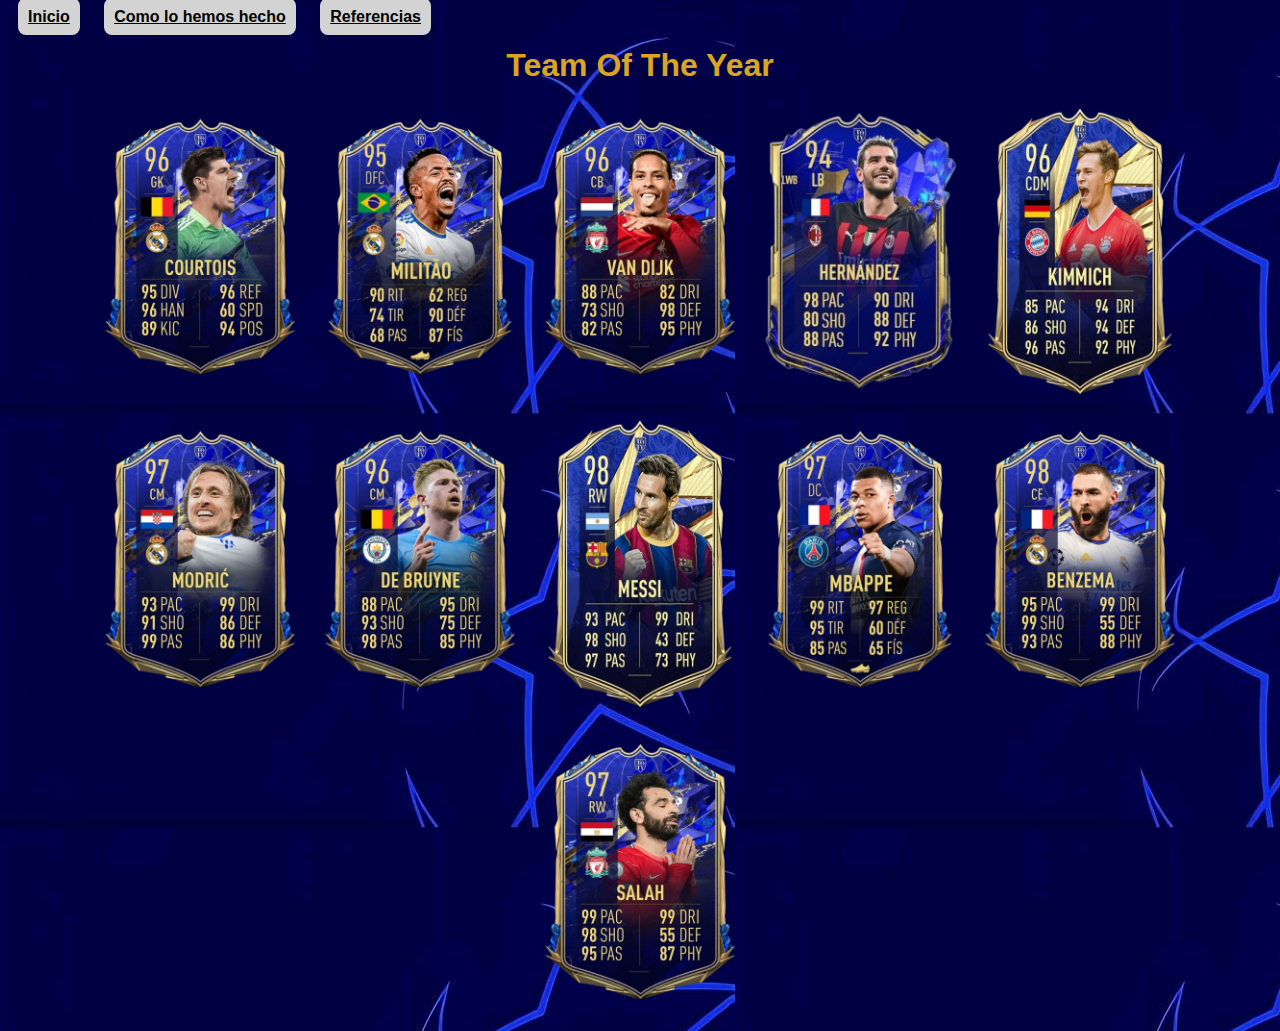
<file: index.html>
<!DOCTYPE html>
<html lang="es">
<head>
    <meta charset="UTF-8">
    <meta name="viewport" content="width=device-width, initial-scale=1.0">
    <title>Galeria Héctor Monreal</title>
    <link rel="stylesheet" href="style.css">
</head>
<body>
    <a href="index.html" class="menu"> Inicio</a>
    <a href="com-ho-hem-fet.html" class="menu"> Como lo hemos hecho</a>
    <a href="referencias.html" class="menu"> Referencias</a>
    <h1>Team Of The Year</h1>
    <div class="cartas">
        <div>
            <a href="detalls/courtuois.html">
            <img src="img/thumbnails/courtuois1.png" width="200" alt="Carta de Courtuois">
            </a>    
        </div>
        <div>
            <a href="detalls/militao.html">
            <img src="img/thumbnails/militao1.png" width="200" alt="Carta de Militao">
            </a>
        </div>
        <div>
            <a href="detalls/virgil.html">
            <img src="img/thumbnails/virgil1.png" width="200" alt="Carta de Virgil">
            </a>
        </div>
        <div>
            <a href="detalls/theo.html">
            <img src="img/thumbnails/theo1.png" width="200" alt="Carta de Theo">
            </a>
        </div>
        <div>
            <a href="detalls/kimmich.html">
            <img src="img/thumbnails/kimmich1.png" width="200" alt="Carta de Kimmich">
            </a>
        </div>
        <div>
            <a href="detalls/modric.html">
            <img src="img/thumbnails/modric1.png" width="200" alt="Carta de Modric">
            </a>
        </div>
        <div>
            <a href="detalls/debruyne.html">
            <img src="img/thumbnails/debruyne1.png" width="200" alt="Carta de De Bruyne">
            </a>
        </div>
        <div>
            <a href="detalls/messi.html">
            <img src="img/thumbnails/messi1.png" width="200" alt="Carta de Messi">
            </a>
        </div>
        <div>
            <a href="detalls/mbappe.html">
            <img src="img/thumbnails/mbappe1.png" width="200" alt="Carta de Mbappé">
            </a>
        </div>
        <div>
            <a href="detalls/benzema.html">
            <img src="img/thumbnails/benzema1.png" width="200" alt="Carta de Benzema">
            </a>
        </div>
        <div>
            <a href="detalls/salah.html">
            <img src="img/thumbnails/salah1.png" width="200" alt="Carta de Salah">
            </a>
        </div>
    </div>
</body>
</html>
</file>
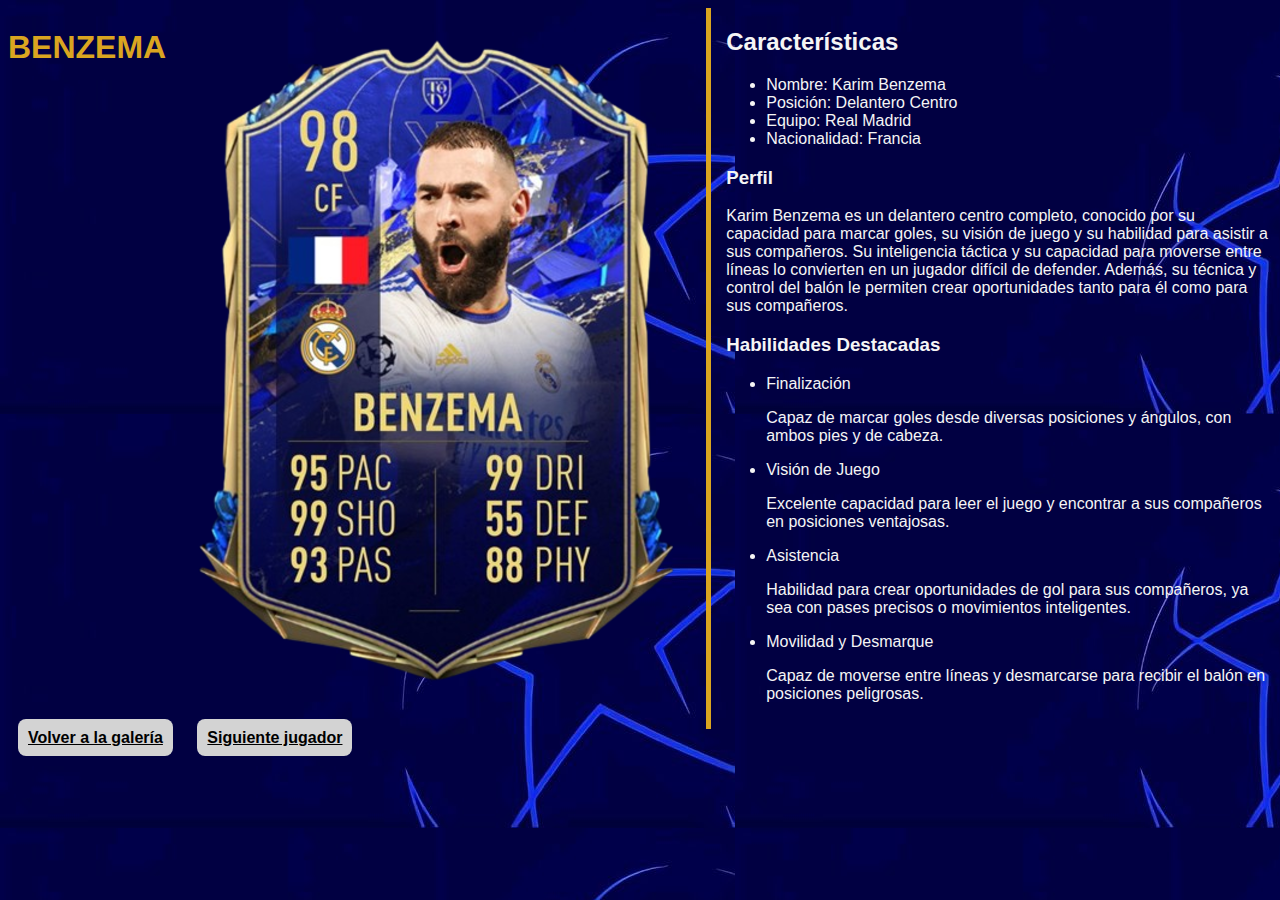
<file: detalls/benzema.html>
<!DOCTYPE html>
<html lang="es">
<head>
    <meta charset="UTF-8">
    <meta name="viewport" content="width=device-width, initial-scale=1.0">
    <title>Benzema</title>
    <link rel="stylesheet" href="../style.css">
</head>

<body>
    <div class="texto">
        <h1>BENZEMA</h1>
        <img src="../img/fullsize/benzema2.png" width="500" alt="Carta de Benzema">
        <div class="contenido">
            <h2>Características</h2>
            <ul>
                <li>Nombre: Karim Benzema</li>
                <li>Posición: Delantero Centro</li>
                <li>Equipo: Real Madrid</li>
                <li>Nacionalidad: Francia</li>
            </ul>
            <h3>Perfil</h3>
            <p>Karim Benzema es un delantero centro completo, conocido por su capacidad para marcar goles, su visión de juego y su habilidad para asistir a sus compañeros. Su inteligencia táctica y su capacidad para moverse entre líneas lo convierten en un jugador difícil de defender. Además, su técnica y control del balón le permiten crear oportunidades tanto para él como para sus compañeros.</p>
            <h3>Habilidades Destacadas</h3>
            <ul>
                <li>Finalización <p>Capaz de marcar goles desde diversas posiciones y ángulos, con ambos pies y de cabeza.</p></li>
                <li>Visión de Juego <p>Excelente capacidad para leer el juego y encontrar a sus compañeros en posiciones ventajosas.</p></li>
                <li>Asistencia <p>Habilidad para crear oportunidades de gol para sus compañeros, ya sea con pases precisos o movimientos inteligentes.</p></li>
                <li>Movilidad y Desmarque <p>Capaz de moverse entre líneas y desmarcarse para recibir el balón en posiciones peligrosas.</p></li>
            </ul>
        </div>
    </div>
    <div class="tarjeta">
    <a href="../index.html" class="menu">Volver a la galería</a>
    <a href="salah.html" class="menu">Siguiente jugador</a>
    </div>
</body>
</html>
</file>
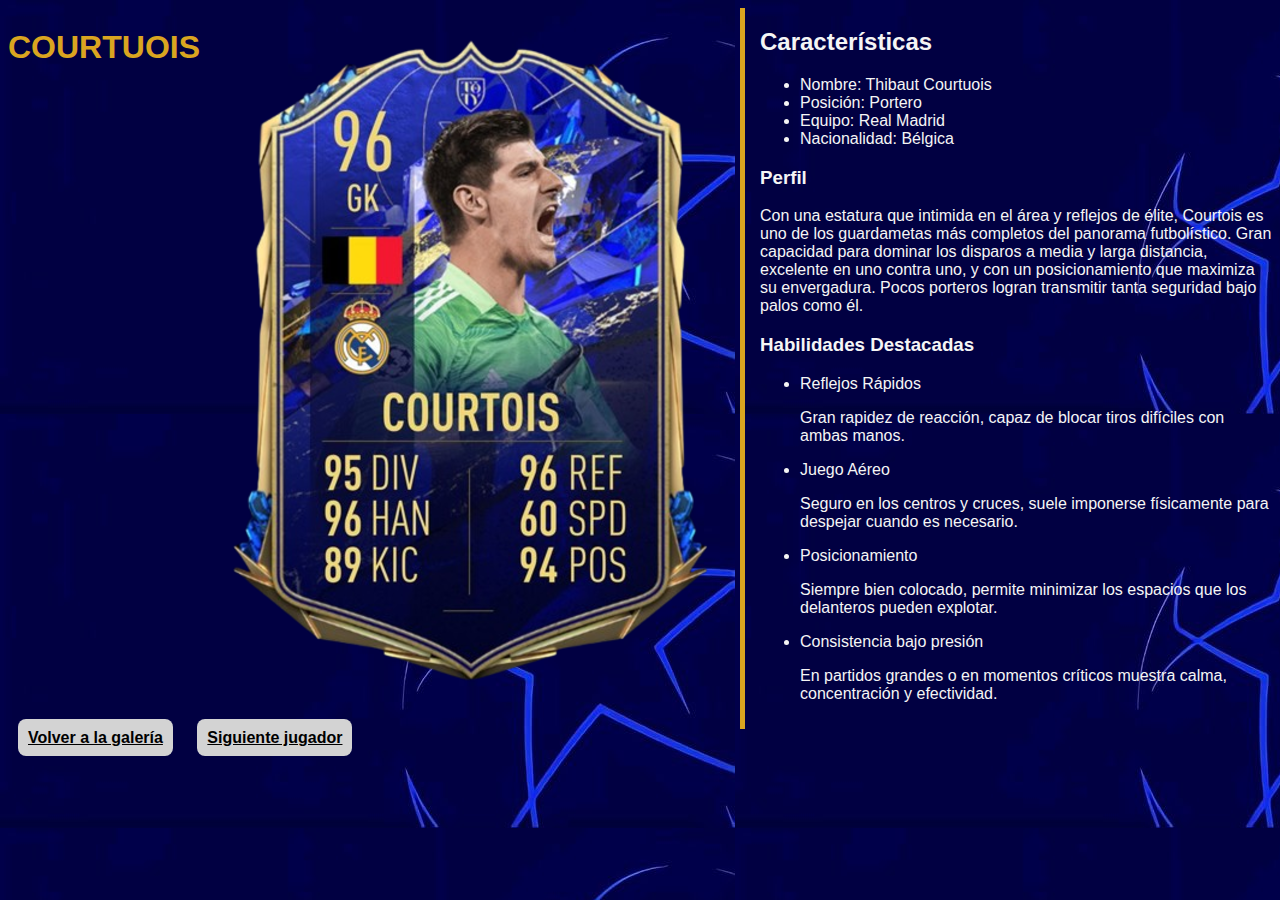
<file: detalls/courtuois.html>
<!DOCTYPE html>
<html lang="es">
<head>
    <meta charset="UTF-8">
    <meta name="viewport" content="width=device-width, initial-scale=1.0">
    <title>Courtuois</title>
    <link rel="stylesheet" href="../style.css">
</head>
<body>
    <div class="texto">
        <h1>COURTUOIS</h1>
        <img src="../img/fullsize/courtuois2.png" width="500" alt="Carta de Courtuois">
        <div class="contenido">   
            <h2>Características</h2>
            <ul>
                <li>Nombre: Thibaut Courtuois</li>
                <li>Posición: Portero</li>
                <li>Equipo: Real Madrid</li>
                <li>Nacionalidad: Bélgica</li>
            </ul>
            <h3>Perfil</h3>
            <p>Con una estatura que intimida en el área y reflejos de élite, Courtois es uno de los guardametas más completos del panorama futbolístico. Gran capacidad para dominar los disparos a media y larga distancia, excelente en uno contra uno, y con un posicionamiento que maximiza su envergadura. Pocos porteros logran transmitir tanta seguridad bajo palos como él.</p>
            <h3>Habilidades Destacadas</h3>
            <ul>
                <li>Reflejos Rápidos <p>Gran rapidez de reacción, capaz de blocar tiros difíciles con ambas manos.</p></li>
                <li>Juego Aéreo <p>Seguro en los centros y cruces, suele imponerse físicamente para despejar cuando es necesario.</p></li>
                <li>Posicionamiento <p>Siempre bien colocado, permite minimizar los espacios que los delanteros pueden explotar.</p></li>
                <li>Consistencia bajo presión <p>En partidos grandes o en momentos críticos muestra calma, concentración y efectividad.</p></li>
            </ul>
        </div>
    </div>
    <div class="tarjeta">
    <a href="../index.html" class="menu">Volver a la galería</a>
    <a href="militao.html" class="menu">Siguiente jugador</a>
    </div>
</body>
</html>
</file>
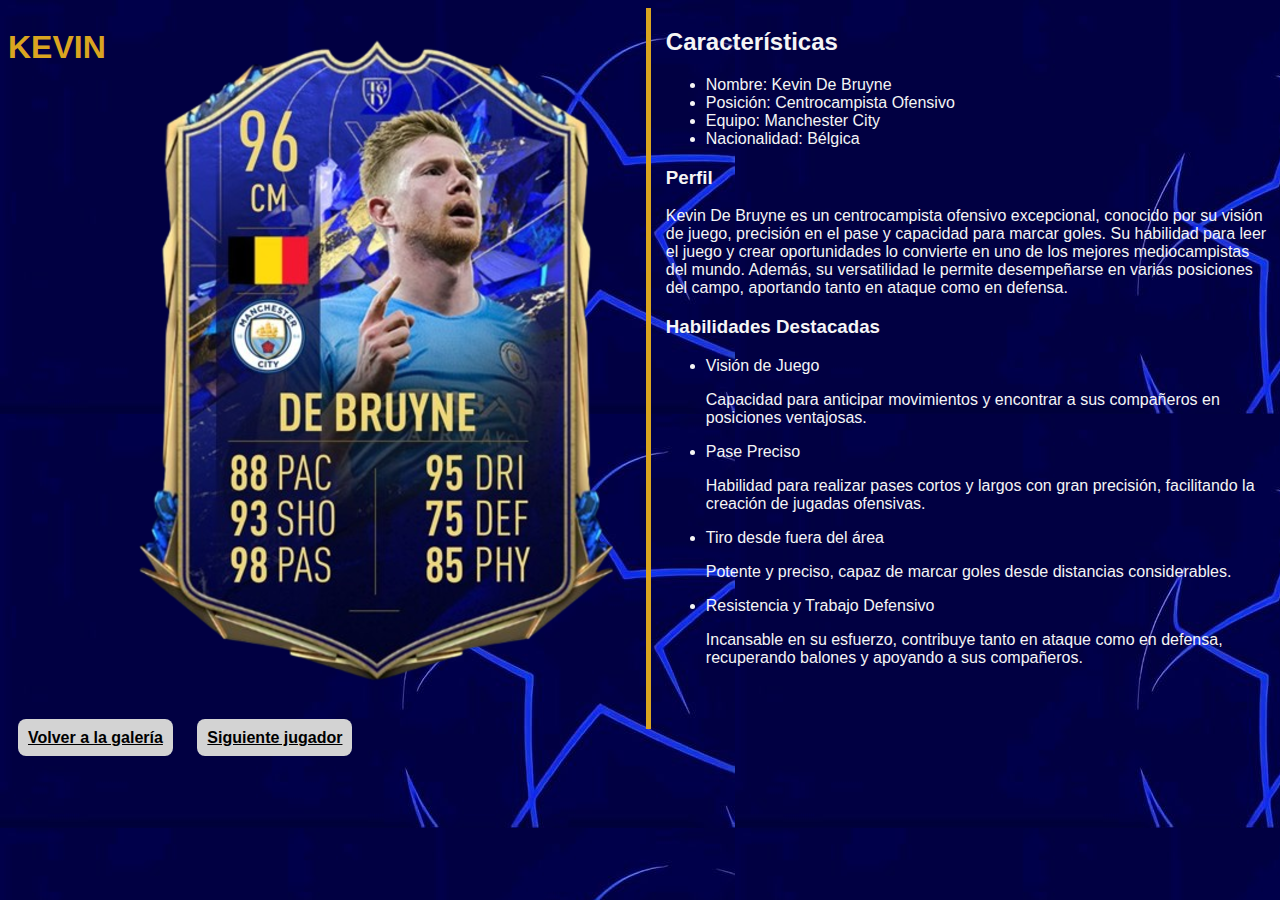
<file: detalls/debruyne.html>
<!DOCTYPE html>
<html lang="es">
<head>
    <meta charset="UTF-8">
    <meta name="viewport" content="width=device-width, initial-scale=1.0">
    <title>De Bruyne</title>
    <link rel="stylesheet" href="../style.css">
</head>
<body>
    <div class="texto">
        <h1>KEVIN</h1>
        <img src="../img/fullsize/debruyne2.png" width="500" alt="Carta de De Bruyne">
        <div class="contenido">
            <h2>Características</h2>
            <ul>
                <li>Nombre: Kevin De Bruyne</li>
                <li>Posición: Centrocampista Ofensivo</li>
                <li>Equipo: Manchester City</li>
                <li>Nacionalidad: Bélgica</li>
            </ul>
            <h3>Perfil</h3>
            <p>Kevin De Bruyne es un centrocampista ofensivo excepcional, conocido por su visión de juego, precisión en el pase y capacidad para marcar goles. Su habilidad para leer el juego y crear oportunidades lo convierte en uno de los mejores mediocampistas del mundo. Además, su versatilidad le permite desempeñarse en varias posiciones del campo, aportando tanto en ataque como en defensa.</p>
            <h3>Habilidades Destacadas</h3>
            <ul>
                <li>Visión de Juego <p>Capacidad para anticipar movimientos y encontrar a sus compañeros en posiciones ventajosas.</p></li>
                <li>Pase Preciso <p>Habilidad para realizar pases cortos y largos con gran precisión, facilitando la creación de jugadas ofensivas.</p></li>
                <li>Tiro desde fuera del área <p>Potente y preciso, capaz de marcar goles desde distancias considerables.</p></li>
                <li>Resistencia y Trabajo Defensivo <p>Incansable en su esfuerzo, contribuye tanto en ataque como en defensa, recuperando balones y apoyando a sus compañeros.</p></li>
            </ul>
        </div>
    </div>
    <div class="tarjeta">
    <a href="../index.html" class="menu">Volver a la galería</a>
    <a href="messi.html" class="menu">Siguiente jugador</a>
    </div>
</body>
</html>
</file>
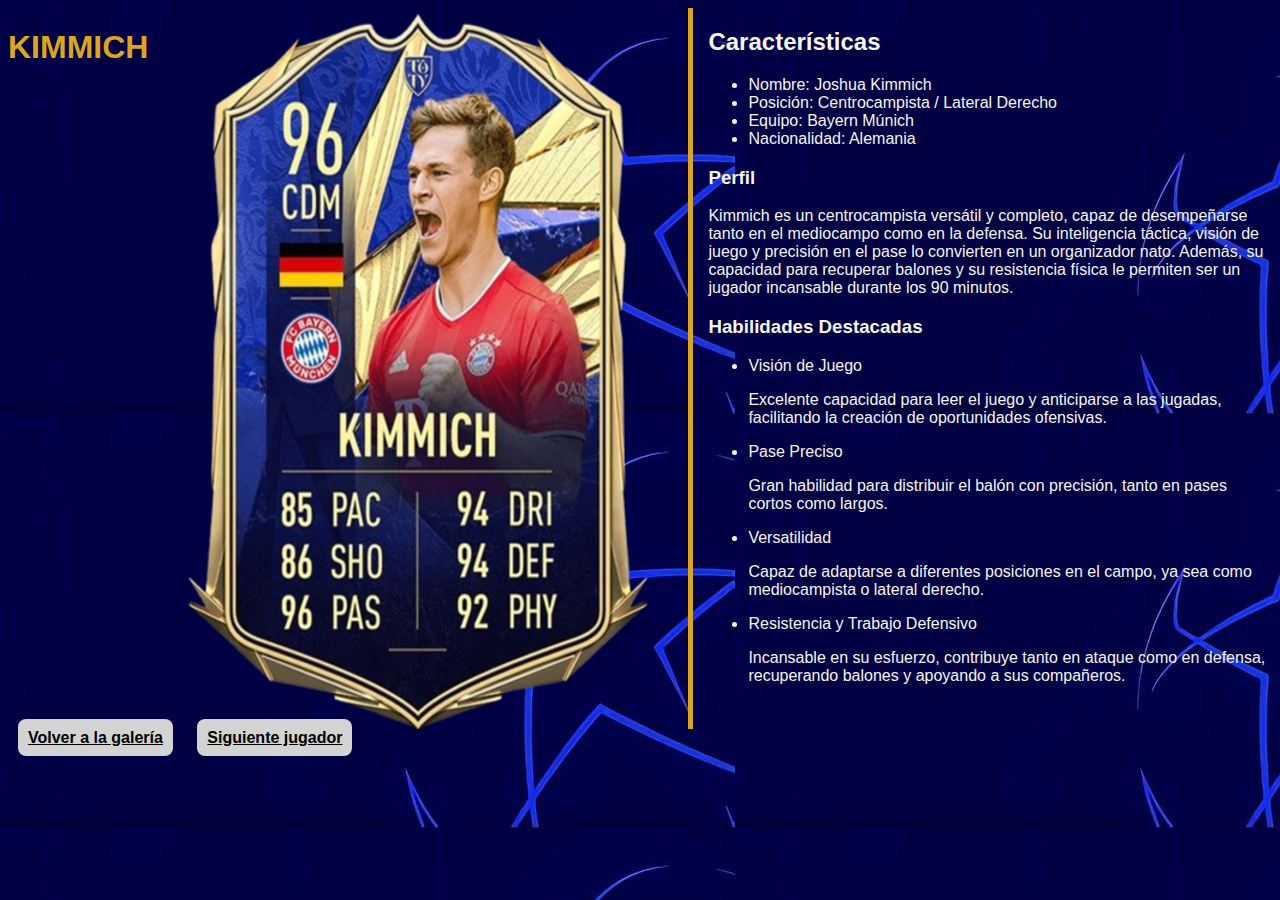
<file: detalls/kimmich.html>
<!DOCTYPE html>
<html lang="es">
<head>
    <meta charset="UTF-8">
    <meta name="viewport" content="width=device-width, initial-scale=1.0">
    <title>Kimmich</title>
    <link rel="stylesheet" href="../style.css">
</head>
<body>
    <div class="texto">
        <h1>KIMMICH</h1>
        <img src="../img/fullsize/kimmich2.png" width="500" alt="Carta de Kimmich">
        <div class="contenido">
            <h2>Características</h2>
            <ul>
                <li>Nombre: Joshua Kimmich</li>
                <li>Posición: Centrocampista / Lateral Derecho</li>
                <li>Equipo: Bayern Múnich</li>
                <li>Nacionalidad: Alemania</li>
            </ul>
            <h3>Perfil</h3>
            <p>Kimmich es un centrocampista versátil y completo, capaz de desempeñarse tanto en el mediocampo como en la defensa. Su inteligencia táctica, visión de juego y precisión en el pase lo convierten en un organizador nato. Además, su capacidad para recuperar balones y su resistencia física le permiten ser un jugador incansable durante los 90 minutos.</p>
            <h3>Habilidades Destacadas</h3>
            <ul>
                <li>Visión de Juego <p>Excelente capacidad para leer el juego y anticiparse a las jugadas, facilitando la creación de oportunidades ofensivas.</p></li>
                <li>Pase Preciso <p>Gran habilidad para distribuir el balón con precisión, tanto en pases cortos como largos.</p></li>
                <li>Versatilidad <p>Capaz de adaptarse a diferentes posiciones en el campo, ya sea como mediocampista o lateral derecho.</p></li>
                <li>Resistencia y Trabajo Defensivo <p>Incansable en su esfuerzo, contribuye tanto en ataque como en defensa, recuperando balones y apoyando a sus compañeros.</p></li>
            </ul>
        </div>
    </div>
    <div class="tarjeta">
    <a href="../index.html" class="menu">Volver a la galería</a>
    <a href="modric.html" class="menu">Siguiente jugador</a>
    </div>
</body>
</html>
</file>
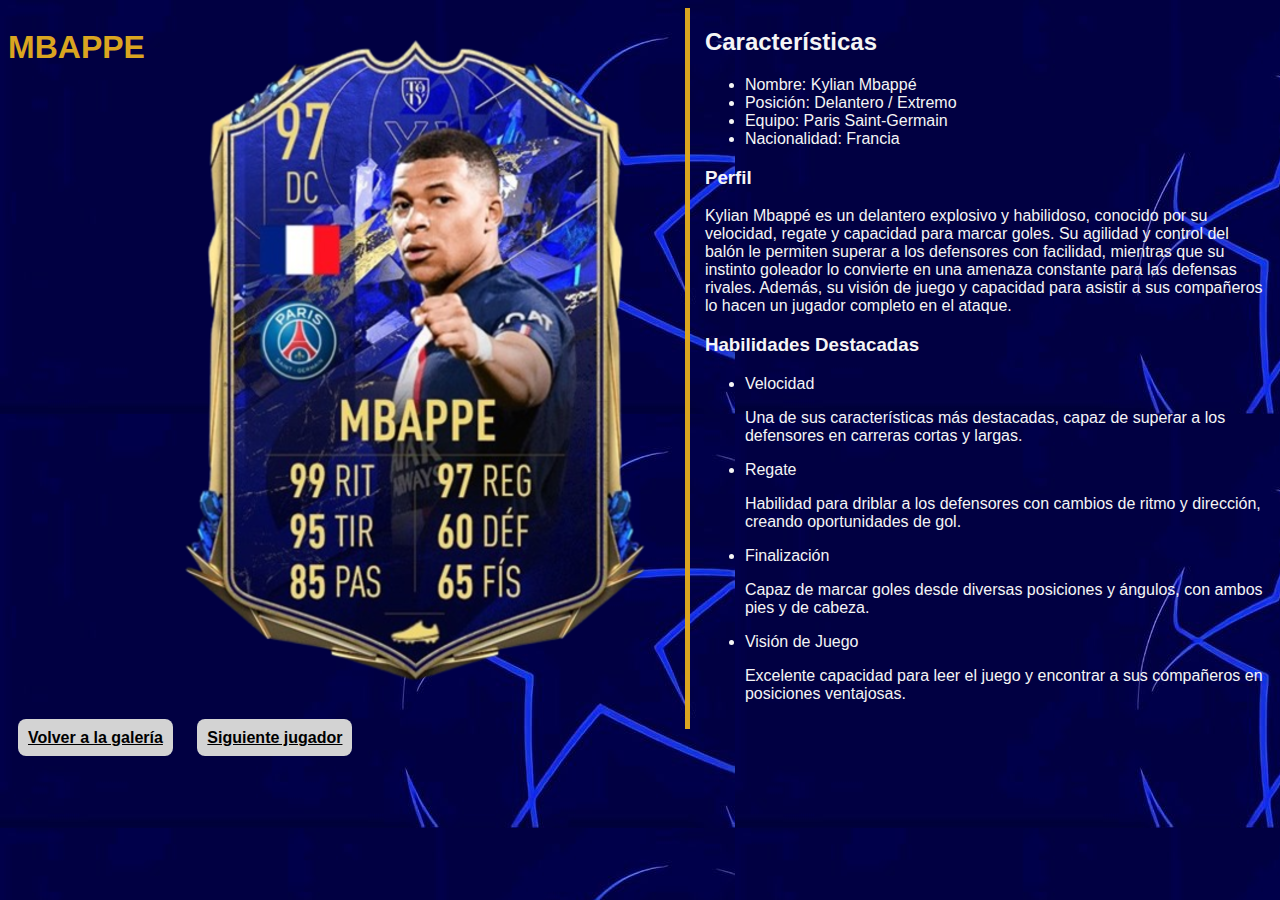
<file: detalls/mbappe.html>
<!DOCTYPE html>
<html lang="es">
<head>
    <meta charset="UTF-8">
    <meta name="viewport" content="width=device-width, initial-scale=1.0">
    <title>Mbappe</title>
    <link rel="stylesheet" href="../style.css">
</head>
<body>
    <div class="texto">
        <h1>MBAPPE</h1>
        <img src="../img/fullsize/mbappe2.png" width="500" alt="Carta de Mbappé">
        <div class="contenido">
            <h2>Características</h2>
            <ul>
                <li>Nombre: Kylian Mbappé</li>
                <li>Posición: Delantero / Extremo</li>
                <li>Equipo: Paris Saint-Germain</li>
                <li>Nacionalidad: Francia</li>
            </ul>
            <h3>Perfil</h3>
            <p>Kylian Mbappé es un delantero explosivo y habilidoso, conocido por su velocidad, regate y capacidad para marcar goles. Su agilidad y control del balón le permiten superar a los defensores con facilidad, mientras que su instinto goleador lo convierte en una amenaza constante para las defensas rivales. Además, su visión de juego y capacidad para asistir a sus compañeros lo hacen un jugador completo en el ataque.</p>
            <h3>Habilidades Destacadas</h3>
            <ul>
                <li>Velocidad <p>Una de sus características más destacadas, capaz de superar a los defensores en carreras cortas y largas.</p></li>
                <li>Regate <p>Habilidad para driblar a los defensores con cambios de ritmo y dirección, creando oportunidades de gol.</p></li>
                <li>Finalización <p>Capaz de marcar goles desde diversas posiciones y ángulos, con ambos pies y de cabeza.</p></li>
                <li>Visión de Juego <p>Excelente capacidad para leer el juego y encontrar a sus compañeros en posiciones ventajosas.</p></li>
            </ul>
        </div>
    </div>
    <div class="tarjeta">
    <a href="../index.html" class="menu">Volver a la galería</a>
    <a href="benzema.html" class="menu">Siguiente jugador</a>
    </div>
</body>
</html>
</file>
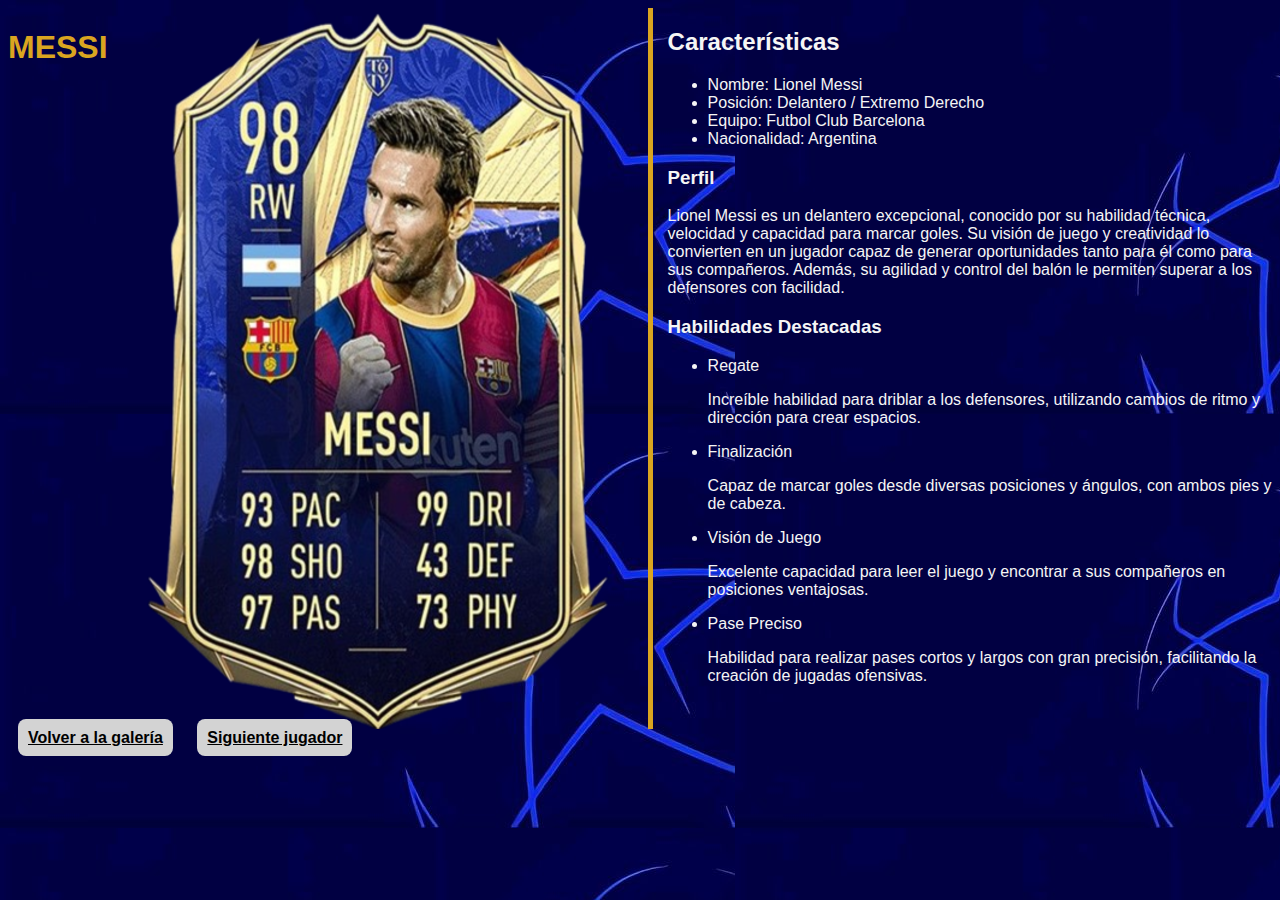
<file: detalls/messi.html>
<!DOCTYPE html>
<html lang="es">
<head>
    <meta charset="UTF-8">
    <meta name="viewport" content="width=device-width, initial-scale=1.0">
    <title>Messi</title>
    <link rel="stylesheet" href="../style.css">
</head>
<body>
    <div class="texto">
        <h1>MESSI</h1>
        <img src="../img/fullsize/messi2.png" width="500" alt="Carta de Messi">
        <div class="contenido">
            <h2>Características</h2>
            <ul>
                <li>Nombre: Lionel Messi</li>
                <li>Posición: Delantero / Extremo Derecho</li>
                <li>Equipo: Futbol Club Barcelona</li>
                <li>Nacionalidad: Argentina</li>
            </ul>
            <h3>Perfil</h3>
            <p>Lionel Messi es un delantero excepcional, conocido por su habilidad técnica, velocidad y capacidad para marcar goles. Su visión de juego y creatividad lo convierten en un jugador capaz de generar oportunidades tanto para él como para sus compañeros. Además, su agilidad y control del balón le permiten superar a los defensores con facilidad.</p>
            <h3>Habilidades Destacadas</h3>
            <ul>
                <li>Regate <p>Increíble habilidad para driblar a los defensores, utilizando cambios de ritmo y dirección para crear espacios.</p></li>
                <li>Finalización <p>Capaz de marcar goles desde diversas posiciones y ángulos, con ambos pies y de cabeza.</p></li>
                <li>Visión de Juego <p>Excelente capacidad para leer el juego y encontrar a sus compañeros en posiciones ventajosas.</p></li>
                <li>Pase Preciso <p>Habilidad para realizar pases cortos y largos con gran precisión, facilitando la creación de jugadas ofensivas.</p></li>
            </ul>
        </div>
    </div>
    <div class="tarjeta">
    <a href="../index.html" class="menu">Volver a la galería</a>
    <a href="mbappe.html" class="menu">Siguiente jugador</a>
    </div>
</body>
</html>
</file>
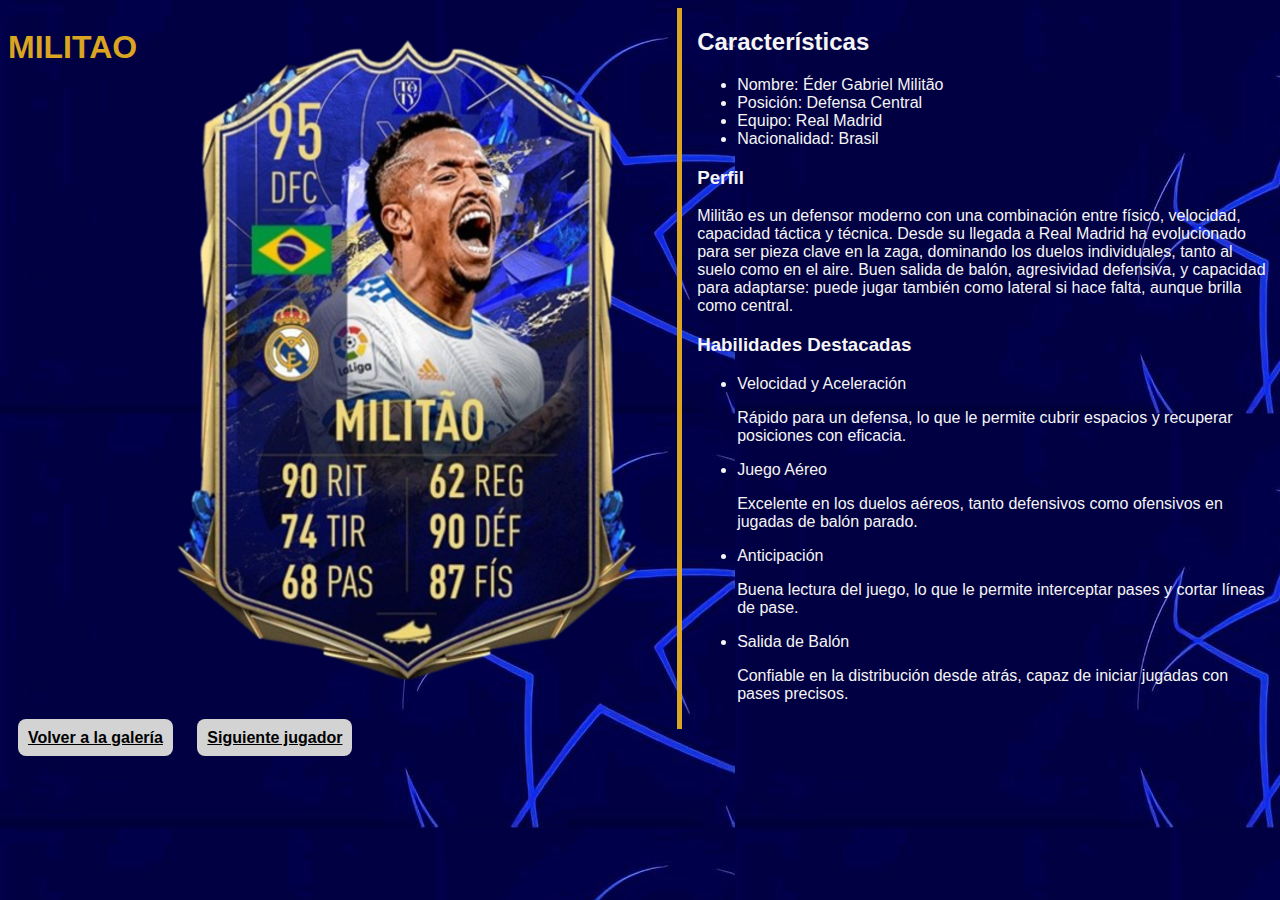
<file: detalls/militao.html>
<!DOCTYPE html>
<html lang="es">
<head>
    <meta charset="UTF-8">
    <meta name="viewport" content="width=device-width, initial-scale=1.0">
    <title>Militao</title>
    <link rel="stylesheet" href="../style.css">
</head>
<body>
    <div class="texto">
        <h1>MILITAO</h1>
        <img src="../img/fullsize/militao2.png" width="500" alt="Carta de Militao">
        <div class="contenido">
            <h2>Características</h2>
            <ul>
                <li>Nombre: Éder Gabriel Militão</li>
                <li>Posición: Defensa Central</li>
                <li>Equipo: Real Madrid</li>
                <li>Nacionalidad: Brasil</li>
            </ul>
            <h3>Perfil</h3>
            <p>Militão es un defensor moderno con una combinación entre físico, velocidad, capacidad táctica y técnica. Desde su llegada a Real Madrid ha evolucionado para ser pieza clave en la zaga, dominando los duelos individuales, tanto al suelo como en el aire. Buen salida de balón, agresividad defensiva, y capacidad para adaptarse: puede jugar también como lateral si hace falta, aunque brilla como central.</p>
            <h3>Habilidades Destacadas</h3>
            <ul>
                <li>Velocidad y Aceleración <p>Rápido para un defensa, lo que le permite cubrir espacios y recuperar posiciones con eficacia.</p></li>
                <li>Juego Aéreo <p>Excelente en los duelos aéreos, tanto defensivos como ofensivos en jugadas de balón parado.</p></li>
                <li>Anticipación <p>Buena lectura del juego, lo que le permite interceptar pases y cortar líneas de pase.</p></li>
                <li>Salida de Balón <p>Confiable en la distribución desde atrás, capaz de iniciar jugadas con pases precisos.</p></li>
            </ul>
        </div>
    </div>
    <div class="tarjeta">
    <a href="../index.html" class="menu">Volver a la galería</a>
    <a href="virgil.html" class="menu">Siguiente jugador</a>
    </div>    
</body>
</html>
</file>
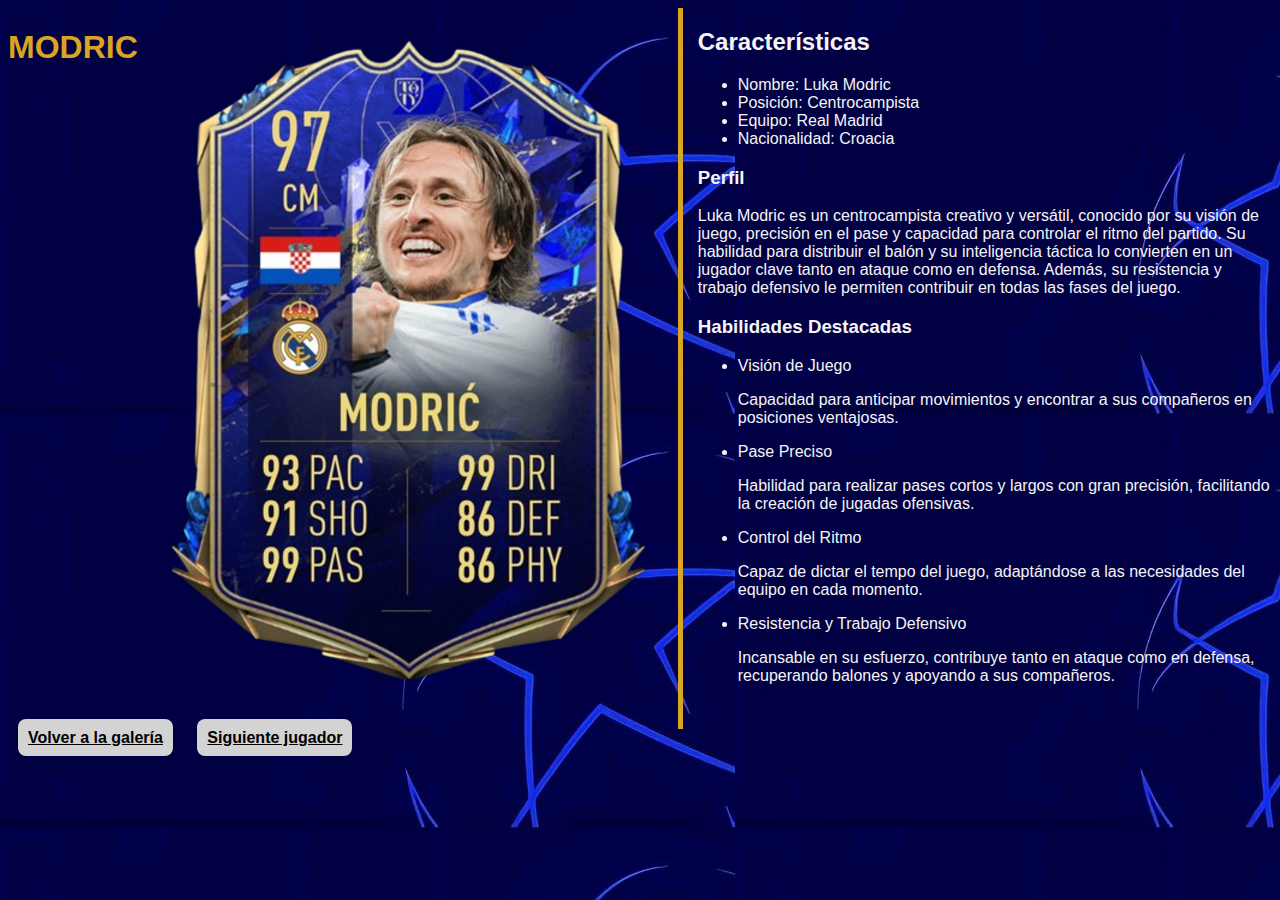
<file: detalls/modric.html>
<!DOCTYPE html>
<html lang="es">
<head>
    <meta charset="UTF-8">
    <meta name="viewport" content="width=device-width, initial-scale=1.0">
    <title>Modric</title>
    <link rel="stylesheet" href="../style.css">
</head>
<body>
    <div class="texto">
        <h1>MODRIC</h1>
        <img src="../img/fullsize/modric2.png" width="500" alt="Carta de Modric">
        <div class="contenido">
            <h2>Características</h2>
            <ul>
                <li>Nombre: Luka Modric</li>
                <li>Posición: Centrocampista</li>
                <li>Equipo: Real Madrid</li>
                <li>Nacionalidad: Croacia</li>
            </ul>
            <h3>Perfil</h3>
            <p>Luka Modric es un centrocampista creativo y versátil, conocido por su visión de juego, precisión en el pase y capacidad para controlar el ritmo del partido. Su habilidad para distribuir el balón y su inteligencia táctica lo convierten en un jugador clave tanto en ataque como en defensa. Además, su resistencia y trabajo defensivo le permiten contribuir en todas las fases del juego.</p>
            <h3>Habilidades Destacadas</h3>
            <ul>
                <li>Visión de Juego <p>Capacidad para anticipar movimientos y encontrar a sus compañeros en posiciones ventajosas.</p></li>
                <li>Pase Preciso <p>Habilidad para realizar pases cortos y largos con gran precisión, facilitando la creación de jugadas ofensivas.</p></li>
                <li>Control del Ritmo <p>Capaz de dictar el tempo del juego, adaptándose a las necesidades del equipo en cada momento.</p></li>
                <li>Resistencia y Trabajo Defensivo <p>Incansable en su esfuerzo, contribuye tanto en ataque como en defensa, recuperando balones y apoyando a sus compañeros.</p></li>
            </ul>
        </div>
    </div>
    <div class="tarjeta">
    <a href="../index.html" class="menu">Volver a la galería</a>
    <a href="debruyne.html" class="menu">Siguiente jugador</a>
    </div>
</body>
</html>
</file>
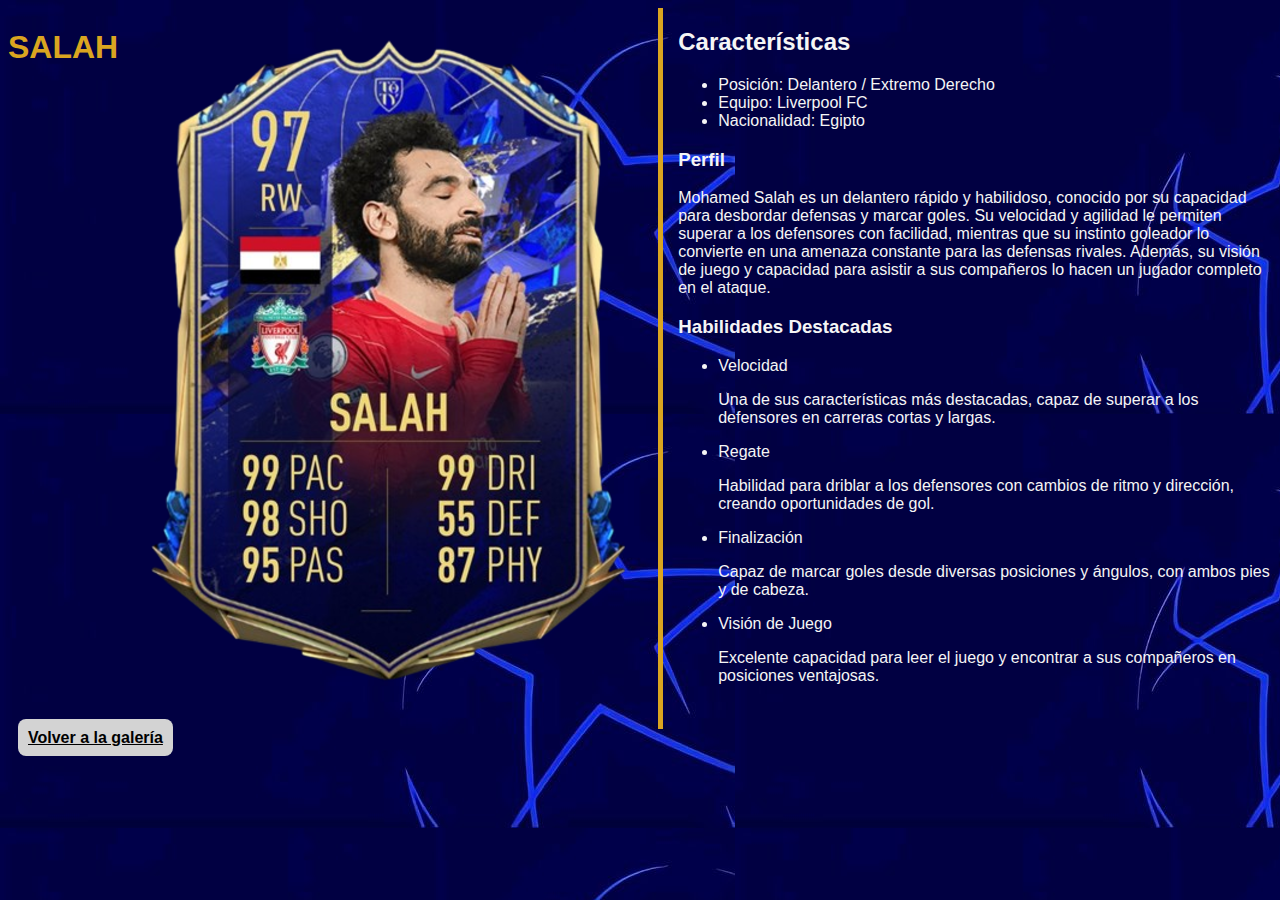
<file: detalls/salah.html>
<!DOCTYPE html>
<html lang="es">
<head>
    <meta charset="UTF-8">
    <meta name="viewport" content="width=device-width, initial-scale=1.0">
    <title>Salah</title>
    <link rel="stylesheet" href="../style.css">
</head>
<body>
    <div class="texto">
        <h1>SALAH</h1>
        <img src="../img/fullsize/salah2.png" width="500" alt="Carta de Salah">
        <div class="contenido">
            <h2>Características</h2>
            <ul>
                <li>Posición: Delantero / Extremo Derecho</li>
                <li>Equipo: Liverpool FC</li>
                <li>Nacionalidad: Egipto</li>
            </ul>
            <h3>Perfil</h3>
            <p>Mohamed Salah es un delantero rápido y habilidoso, conocido por su capacidad para desbordar defensas y marcar goles. Su velocidad y agilidad le permiten superar a los defensores con facilidad, mientras que su instinto goleador lo convierte en una amenaza constante para las defensas rivales. Además, su visión de juego y capacidad para asistir a sus compañeros lo hacen un jugador completo en el ataque.</p>
            <h3>Habilidades Destacadas</h3>
            <ul>
                <li>Velocidad <p>Una de sus características más destacadas, capaz de superar a los defensores en carreras cortas y largas.</p></li>
                <li>Regate <p>Habilidad para driblar a los defensores con cambios de ritmo y dirección, creando oportunidades de gol.</p></li>
                <li>Finalización <p>Capaz de marcar goles desde diversas posiciones y ángulos, con ambos pies y de cabeza.</p></li>
                <li>Visión de Juego <p>Excelente capacidad para leer el juego y encontrar a sus compañeros en posiciones ventajosas.</p></li>
            </ul>
        </div>
    </div>
    <div class="tarjeta">
    <a href="../index.html" class="menu">Volver a la galería</a>
    </div>
</body>
</html>
</file>
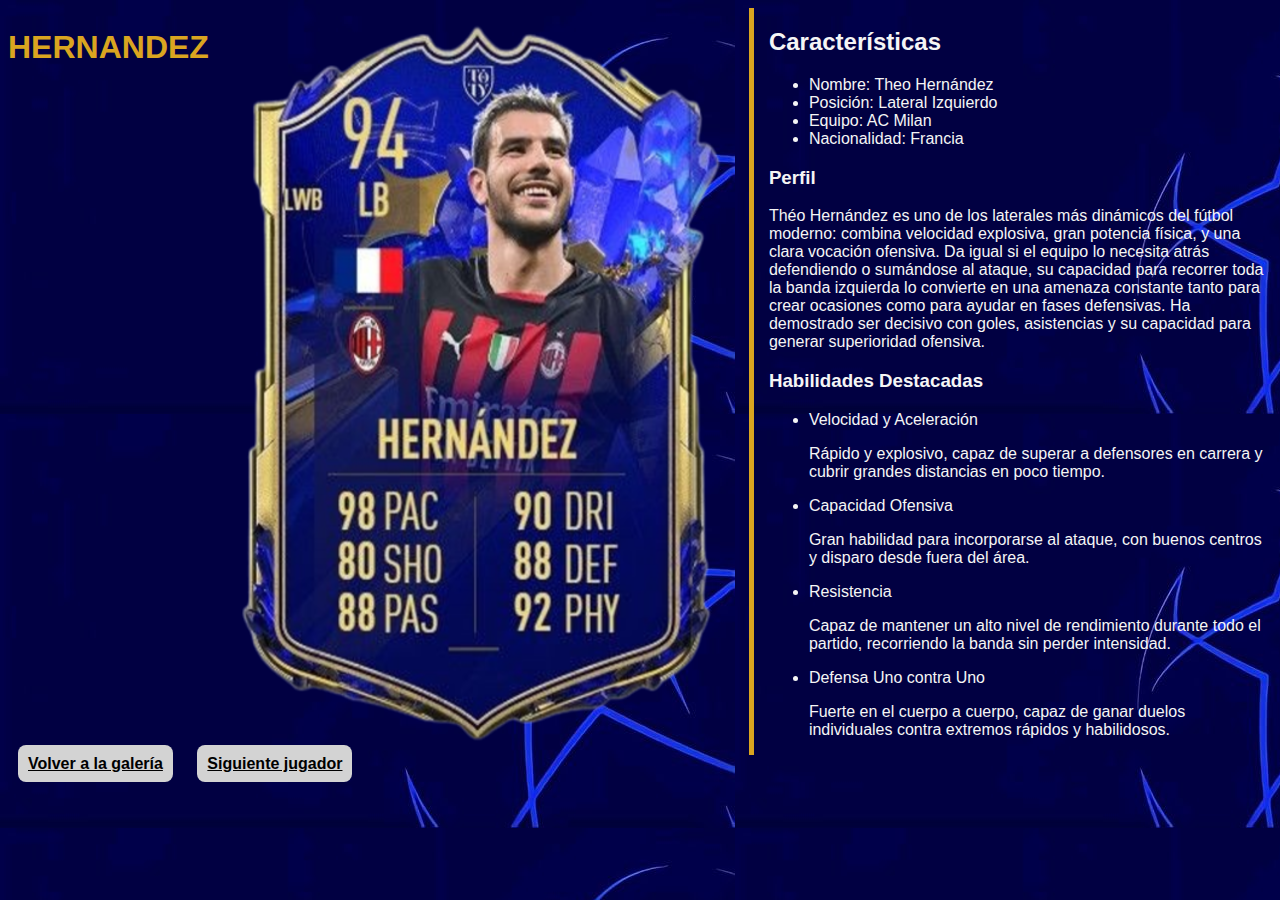
<file: detalls/theo.html>
<!DOCTYPE html>
<html lang="es">
<head>
    <meta charset="UTF-8">
    <meta name="viewport" content="width=device-width, initial-scale=1.0">
    <title>Theo Hernández</title>
    <link rel="stylesheet" href="../style.css">
</head>
<body>
    <div class="texto">
        <h1>HERNANDEZ</h1>
        <img src="../img/fullsize/theo2.png" width="500" alt="Carta de Theo">
        <div class="contenido">
            <h2>Características</h2>
            <ul>
                <li>Nombre: Theo Hernández</li>
                <li>Posición: Lateral Izquierdo</li>
                <li>Equipo: AC Milan</li>
                <li>Nacionalidad: Francia</li>
            </ul>
            <h3>Perfil</h3>
            <p>Théo Hernández es uno de los laterales más dinámicos del fútbol moderno: combina velocidad explosiva, gran potencia física, y una clara vocación ofensiva. Da igual si el equipo lo necesita atrás defendiendo o sumándose al ataque, su capacidad para recorrer toda la banda izquierda lo convierte en una amenaza constante tanto para crear ocasiones como para ayudar en fases defensivas. Ha demostrado ser decisivo con goles, asistencias y su capacidad para generar superioridad ofensiva.</p>
            <h3>Habilidades Destacadas</h3>
            <ul>
                <li>Velocidad y Aceleración <p>Rápido y explosivo, capaz de superar a defensores en carrera y cubrir grandes distancias en poco tiempo.</p></li>
                <li>Capacidad Ofensiva <p>Gran habilidad para incorporarse al ataque, con buenos centros y disparo desde fuera del área.</p></li>
                <li>Resistencia <p>Capaz de mantener un alto nivel de rendimiento durante todo el partido, recorriendo la banda sin perder intensidad.</p></li>
                <li>Defensa Uno contra Uno <p>Fuerte en el cuerpo a cuerpo, capaz de ganar duelos individuales contra extremos rápidos y habilidosos.</p></li>
            </ul>
        </div>
    </div>
    <div class="tarjeta">
    <a href="../index.html" class="menu">Volver a la galería</a>
    <a href="kimmich.html" class="menu">Siguiente jugador</a>
    </div>
</body>
</html>
</file>
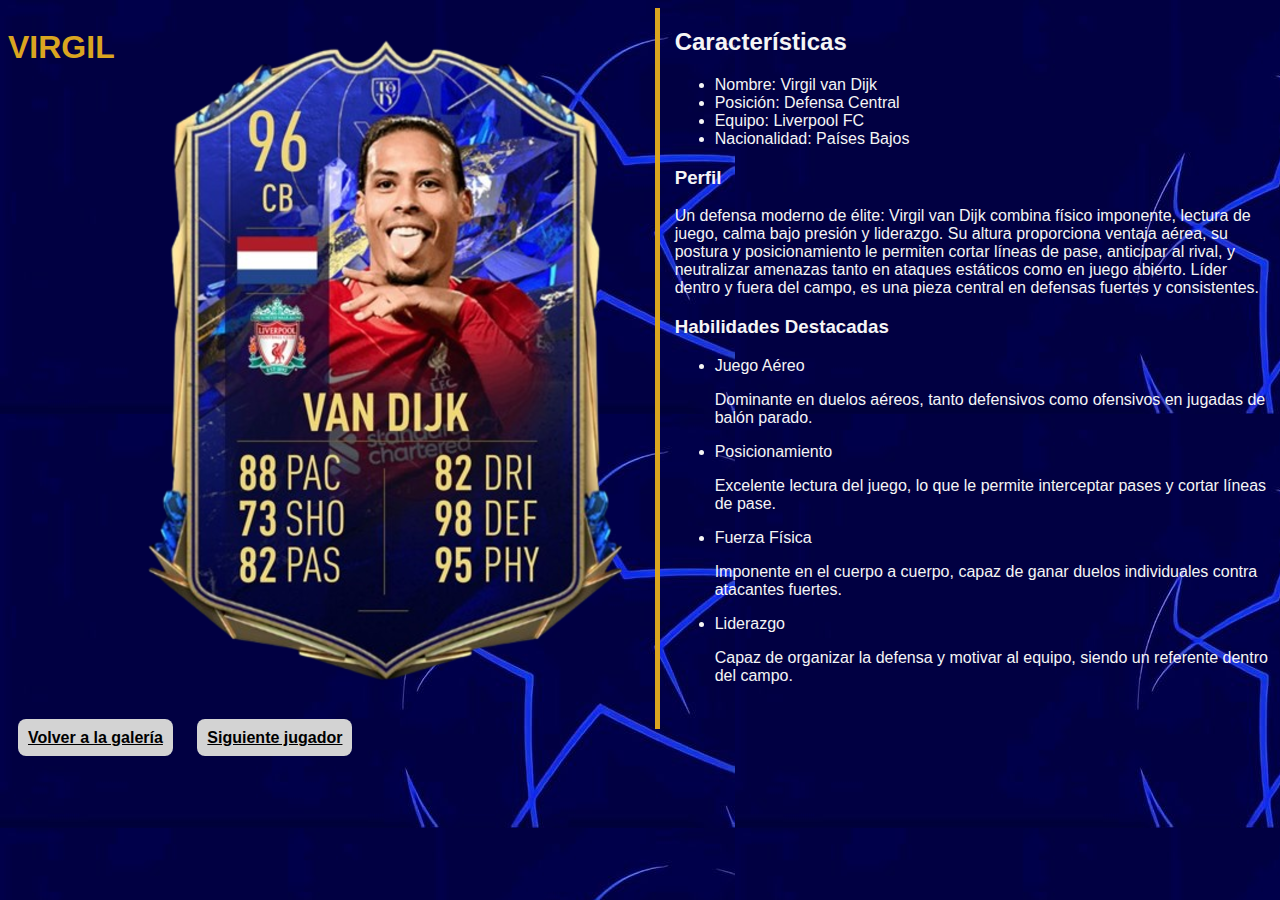
<file: detalls/virgil.html>
<!DOCTYPE html>
<html lang="en">
<head>
    <meta charset="UTF-8">
    <meta name="viewport" content="width=device-width, initial-scale=1.0">
    <title>Van Dijk</title>
    <link rel="stylesheet" href="../style.css">
</head>
<body>
    <div class="texto">
        <h1>VIRGIL</h1>
        <img src="../img/fullsize/virgil2.png" width="500" alt="Carta de Virgil">
        <div class="contenido">
            <h2>Características</h2>
            <ul>
                <li>Nombre: Virgil van Dijk</li>
                <li>Posición: Defensa Central</li>
                <li>Equipo: Liverpool FC</li>
                <li>Nacionalidad: Países Bajos</li>
            </ul>
            <h3>Perfil</h3>
            <p>Un defensa moderno de élite: Virgil van Dijk combina físico imponente, lectura de juego, calma bajo presión y liderazgo. Su altura proporciona ventaja aérea, su postura y posicionamiento le permiten cortar líneas de pase, anticipar al rival, y neutralizar amenazas tanto en ataques estáticos como en juego abierto. Líder dentro y fuera del campo, es una pieza central en defensas fuertes y consistentes.</p>
            <h3>Habilidades Destacadas</h3>
            <ul>
                <li>Juego Aéreo <p>Dominante en duelos aéreos, tanto defensivos como ofensivos en jugadas de balón parado.</p></li>
                <li>Posicionamiento <p>Excelente lectura del juego, lo que le permite interceptar pases y cortar líneas de pase.</p></li>
                <li>Fuerza Física <p>Imponente en el cuerpo a cuerpo, capaz de ganar duelos individuales contra atacantes fuertes.</p></li>
                <li>Liderazgo <p>Capaz de organizar la defensa y motivar al equipo, siendo un referente dentro del campo.</p></li>
            </ul>
        </div>
    </div>
    <div class="tarjeta">
    <a href="../index.html" class="menu">Volver a la galería</a>
    <a href="theo.html" class="menu">Siguiente jugador</a>
    </div>
</body>
</html>
</file>
<file: style.css>
body{
    font-family: Arial, Helvetica, sans-serif;

    background-image: url("img/fullsize/fondo-index.jpg");
    color: whitesmoke; 
}

.menu{
    margin: 10px;
    padding: 10px;
    background-color: lightgrey;
    border-radius: 8px;
    color: black;
    font-weight: bold;
    justify-content: space-around;
}
.cartas{
    display: flex;
    flex-wrap: wrap;
    gap: 20px;
    justify-content: center;
}
h1{
    text-align: center;
    color: goldenrod;
}
.texto{
    display: flex;
    gap: 20px;
}
.contenido{
    border-left: 5px solid goldenrod;
    padding-left: 15px;
}
</file>
